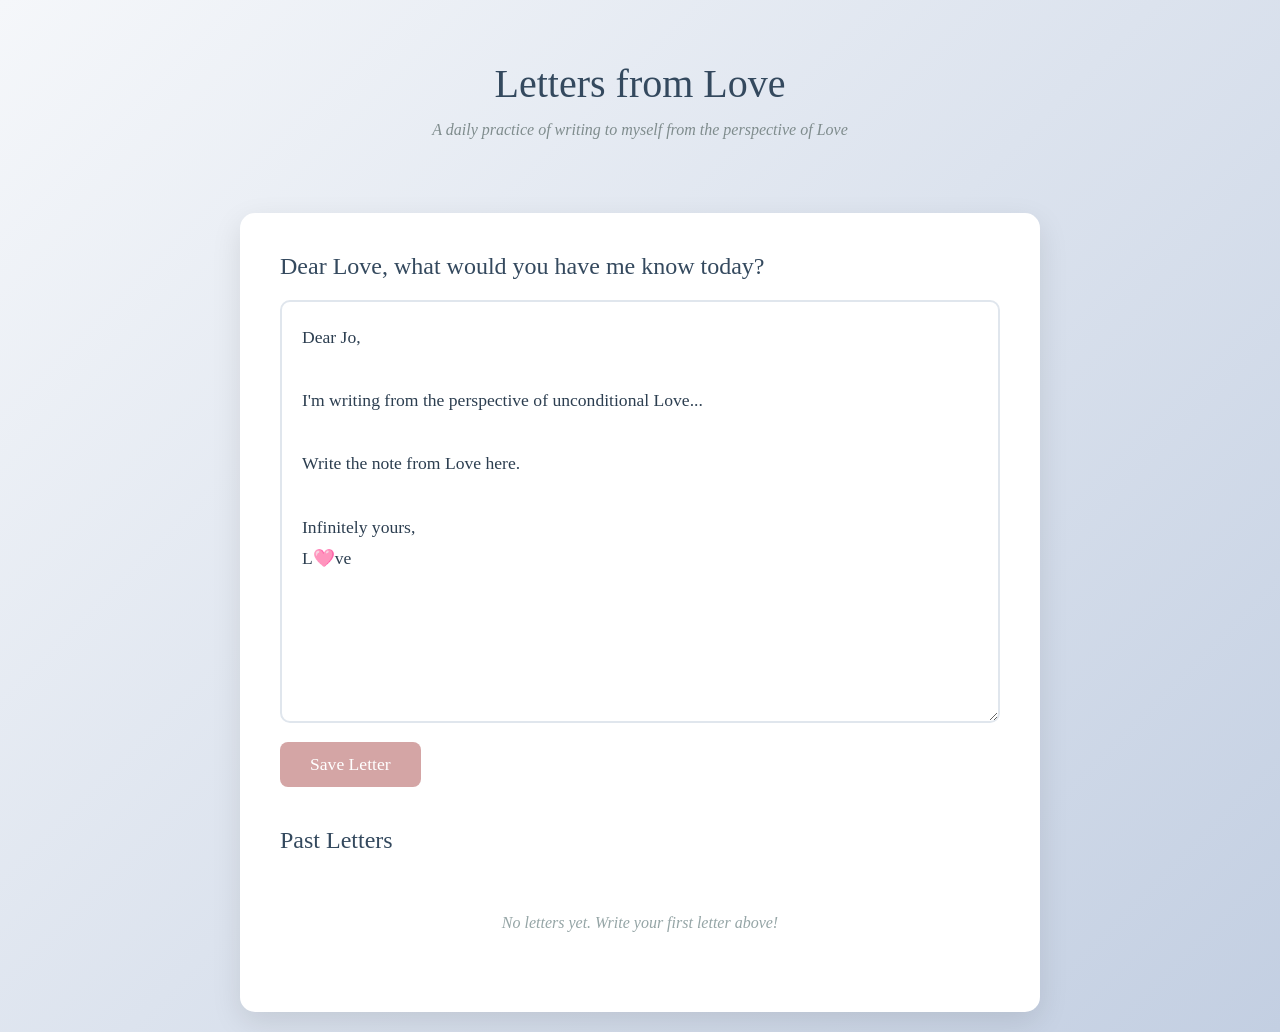
<file: index.html>
<!DOCTYPE html>
<html lang="en">
<head>
    <meta charset="UTF-8">
    <meta name="viewport" content="width=device-width, initial-scale=1.0">
    <title>Letters from Love - Hushtory</title>
    <link rel="stylesheet" href="style.css">
</head>
<body>
    <div class="container">
        <header>
            <h1>Letters from Love</h1>
            <p class="subtitle">A daily practice of writing to myself from the perspective of Love</p>
        </header>

        <main>
            <section class="write-section">
                <h2>Dear Love, what would you have me know today?</h2>
                <textarea
                    id="letterInput"
                    rows="12"
                >Dear Jo,

I'm writing from the perspective of unconditional Love...

Write the note from Love here.

Infinitely yours,
L🩷ve</textarea>
                <button id="saveBtn" class="save-btn">Save Letter</button>
            </section>

            <section class="letters-section">
                <h2>Past Letters</h2>
                <div id="lettersList" class="letters-list">
                    <p class="empty-state">No letters yet. Write your first letter above!</p>
                </div>
            </section>
        </main>
    </div>

    <script src="script.js"></script>
</body>
</html>
</file>
<file: style.css>
/* Reset and base styles */
* {
    margin: 0;
    padding: 0;
    box-sizing: border-box;
}

body {
    font-family: 'Georgia', 'Times New Roman', serif;
    background: linear-gradient(135deg, #f5f7fa 0%, #c3cfe2 100%);
    min-height: 100vh;
    padding: 20px;
    color: #2c3e50;
}

.container {
    max-width: 800px;
    margin: 0 auto;
}

/* Header */
header {
    text-align: center;
    padding: 40px 20px;
    margin-bottom: 30px;
}

h1 {
    font-size: 2.5em;
    color: #34495e;
    margin-bottom: 10px;
    font-weight: 400;
}

.subtitle {
    font-size: 1em;
    color: #7f8c8d;
    font-style: italic;
    max-width: 600px;
    margin: 0 auto;
    line-height: 1.6;
}

/* Main sections */
main {
    background: white;
    border-radius: 15px;
    padding: 40px;
    box-shadow: 0 10px 30px rgba(0, 0, 0, 0.1);
}

section {
    margin-bottom: 40px;
}

section:last-child {
    margin-bottom: 0;
}

h2 {
    font-size: 1.5em;
    color: #34495e;
    margin-bottom: 20px;
    font-weight: 400;
}

/* Write section */
.write-section textarea {
    width: 100%;
    padding: 20px;
    font-family: 'Georgia', 'Times New Roman', serif;
    font-size: 1.1em;
    line-height: 1.8;
    border: 2px solid #e0e6ed;
    border-radius: 10px;
    resize: vertical;
    transition: border-color 0.3s;
    color: #2c3e50;
}

.write-section textarea:focus {
    outline: none;
    border-color: #3498db;
}

.write-section textarea::placeholder {
    color: #bdc3c7;
    font-style: italic;
}

.save-btn {
    margin-top: 15px;
    padding: 12px 30px;
    font-size: 1.1em;
    background: #d4a5a5;
    color: white;
    border: none;
    border-radius: 8px;
    cursor: pointer;
    transition: background 0.3s;
    font-family: 'Georgia', 'Times New Roman', serif;
}

.save-btn:hover {
    background: #c08f8f;
}

.save-btn:active {
    transform: translateY(1px);
}

/* Letters list */
.letters-list {
    display: flex;
    flex-direction: column;
    gap: 20px;
}

.empty-state {
    text-align: center;
    color: #95a5a6;
    font-style: italic;
    padding: 40px;
}

.letter-card {
    background: #f8f9fa;
    border-left: 4px solid #3498db;
    border-radius: 8px;
    padding: 20px;
    transition: transform 0.2s, box-shadow 0.2s;
}

.letter-card:hover {
    transform: translateX(5px);
    box-shadow: 0 4px 12px rgba(0, 0, 0, 0.1);
}

.letter-date {
    font-size: 0.9em;
    color: #7f8c8d;
    margin-bottom: 10px;
    font-weight: bold;
}

.letter-content {
    line-height: 1.8;
    color: #2c3e50;
    white-space: pre-wrap;
    word-wrap: break-word;
}

.delete-btn {
    margin-top: 10px;
    padding: 6px 15px;
    font-size: 0.9em;
    background: #3498db;
    color: white;
    border: none;
    border-radius: 5px;
    cursor: pointer;
    transition: background 0.3s;
}

.delete-btn:hover {
    background: #2980b9;
}

/* Responsive */
@media (max-width: 600px) {
    h1 {
        font-size: 2em;
    }

    main {
        padding: 25px;
    }

    header {
        padding: 20px 10px;
    }
}
</file>
